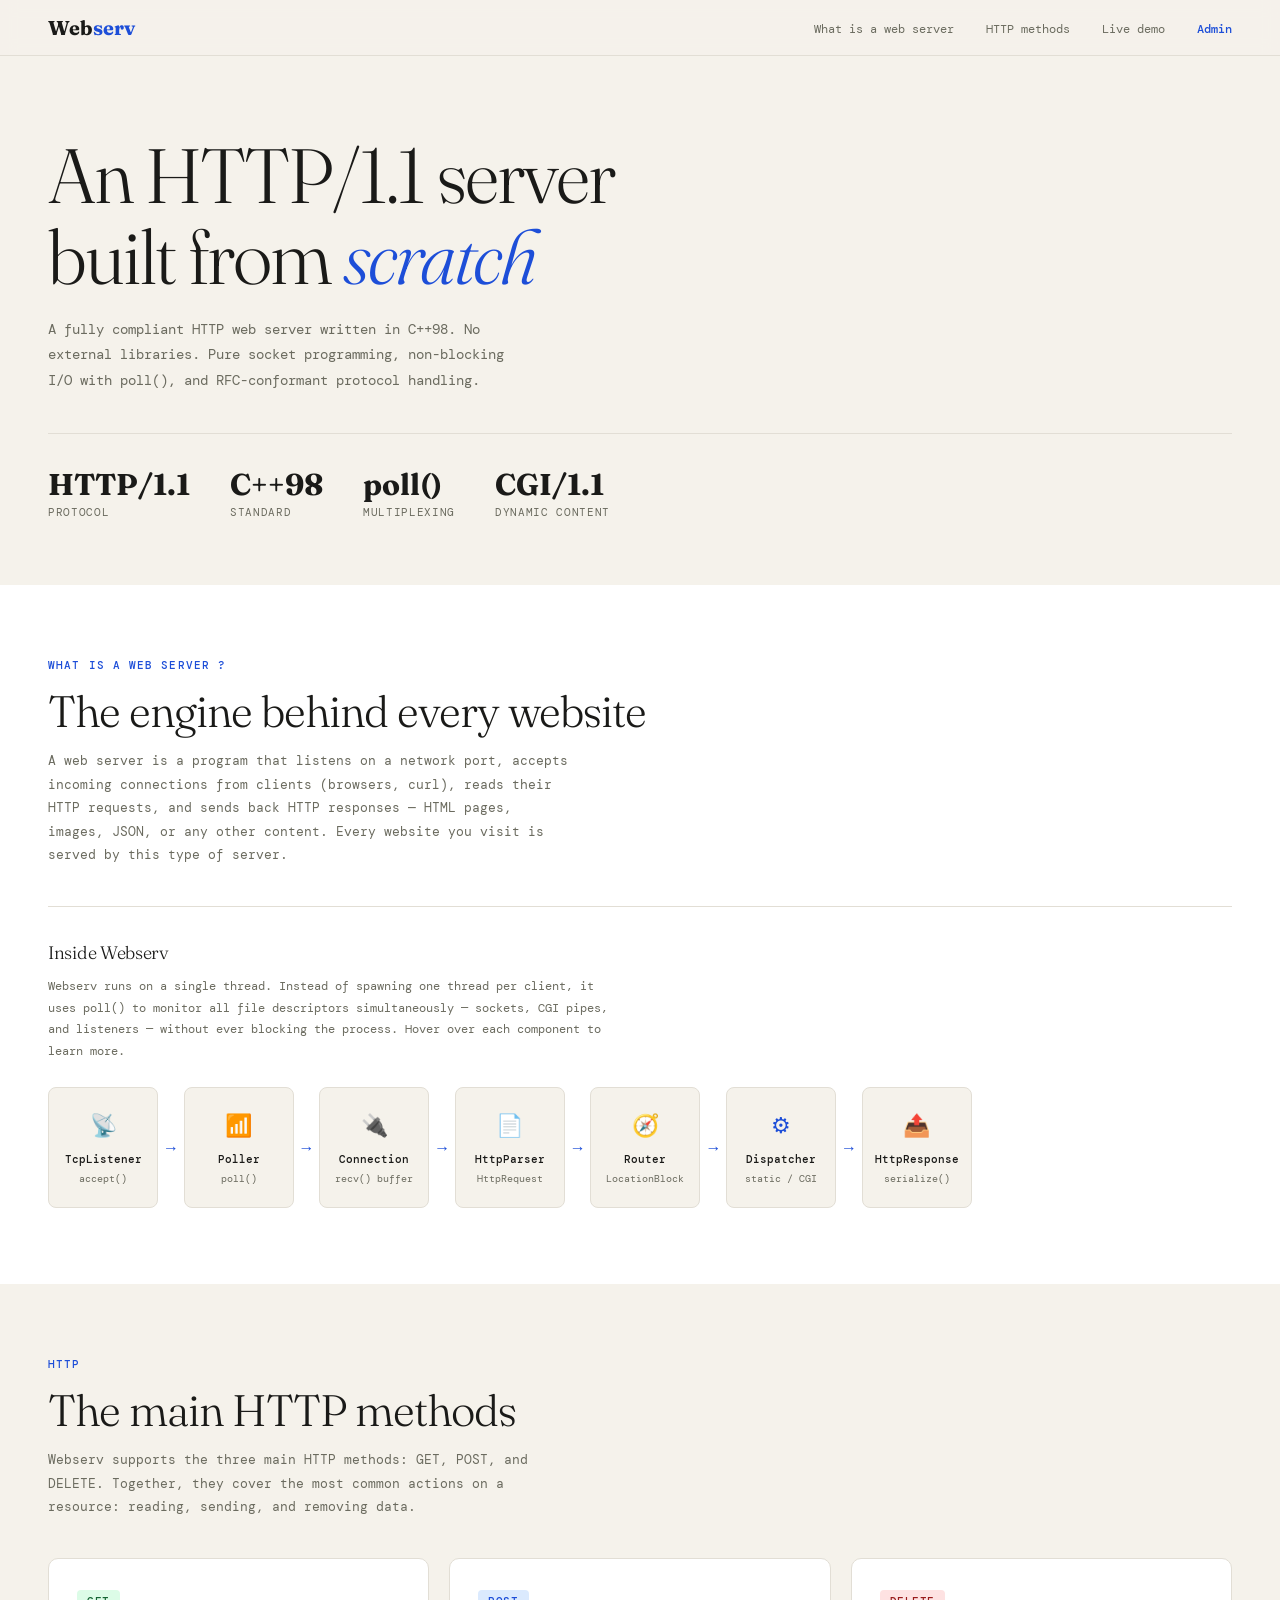
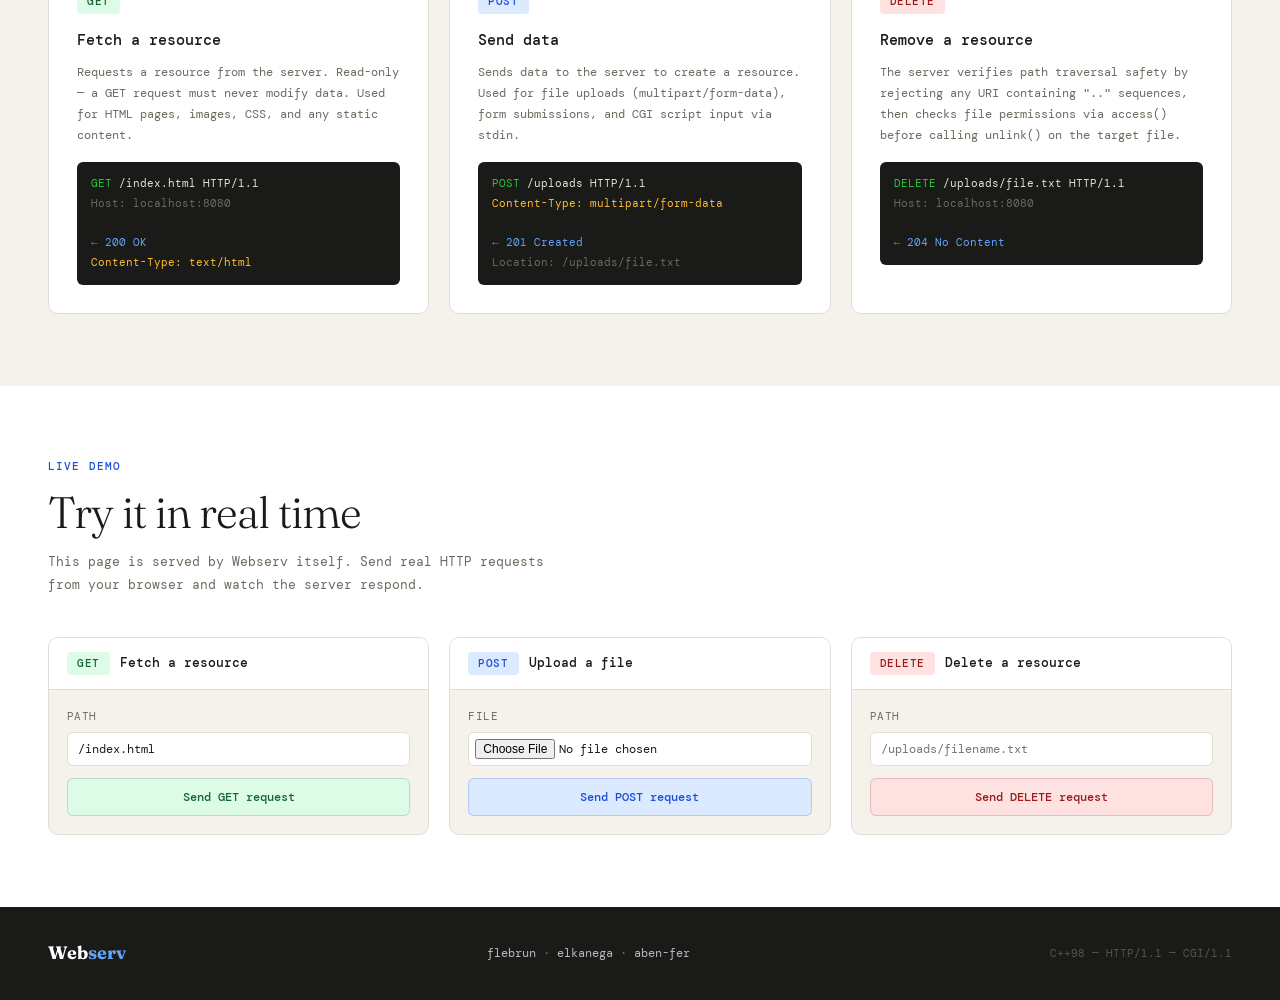
<file: www/public/index.html>
<!DOCTYPE html>
<html lang="en">

<head>
	<meta charset="UTF-8">
	<meta name="viewport" content="width=device-width, initial-scale=1.0">
	<title>Webserv — HTTP/1.1 Server in C++98</title>
	<link rel="stylesheet" href="style.css">
</head>

<body>

	<nav>
		<a class="nav-logo" href="#">Web<span>serv</span></a>
		<ul class="nav-links">
			<li><a href="#what">What is a web server</a></li>
			<li><a href="#methods">HTTP methods</a></li>
			<li><a href="#demo">Live demo</a></li>
			<li><a href="#" class="nav-admin-link" onclick="openLoginModal(event)">Admin</a></li>
			</li>
		</ul>
	</nav>

	<section class="hero">
		<h1>An HTTP/1.1 server<br>built from <em>scratch</em></h1>
		<p class="hero-sub">
			A fully compliant HTTP web server written in C++98.
			No external libraries. Pure socket programming,
			non-blocking I/O with poll(), and RFC-conformant protocol handling.
		</p>
		<div class="hero-stats">
			<div>
				<div class="stat-val">HTTP/1.1</div>
				<div class="stat-label">Protocol</div>
			</div>
			<div>
				<div class="stat-val">C++98</div>
				<div class="stat-label">Standard</div>
			</div>
			<div>
				<div class="stat-val">poll()</div>
				<div class="stat-label">Multiplexing</div>
			</div>
			<div>
				<div class="stat-val">CGI/1.1</div>
				<div class="stat-label">Dynamic content</div>
			</div>
		</div>
	</section>

	<section class="surface" id="what">
		<div class="section-tag">What is a web server ?</div>
		<h2 class="section-title">The engine behind every website</h2>
		<p class="section-sub">
			A web server is a program that listens on a network port, accepts
			incoming connections from clients (browsers, curl), reads their HTTP
			requests, and sends back HTTP responses &mdash; HTML pages, images, JSON,
			or any other content. Every website you visit is served by this type of server.
		</p>

		<div class="flow-section-label">Inside Webserv</div>
		<p class="flow-section-sub">
			Webserv runs on a single thread. Instead of spawning one thread per client,
			it uses poll() to monitor all file descriptors simultaneously &mdash;
			sockets, CGI pipes, and listeners &mdash; without ever blocking the process.
			Hover over each component to learn more.
		</p>

		<div class="flow">

			<div class="flow-node has-tooltip">
				<div class="flow-node-icon">&#128225;</div>
				<div class="flow-node-name">TcpListener</div>
				<div class="flow-node-sub">accept()</div>
				<div class="tooltip">
					Opens the server port via socket(), bind(), listen().
					Calls accept() for each new client and returns their fd.
				</div>
			</div>
			<div class="flow-arrow">&#8594;</div>

			<div class="flow-node has-tooltip">
				<div class="flow-node-icon">&#128246;</div>
				<div class="flow-node-name">Poller</div>
				<div class="flow-node-sub">poll()</div>
				<div class="tooltip">
					Watches all file descriptors simultaneously using poll().
					Never blocks — notifies when a fd is ready to read or write.
				</div>
			</div>
			<div class="flow-arrow">&#8594;</div>

			<div class="flow-node has-tooltip">
				<div class="flow-node-icon">&#128268;</div>
				<div class="flow-node-name">Connection</div>
				<div class="flow-node-sub">recv() buffer</div>
				<div class="tooltip">
					Stores the full state of one client: read buffer, write buffer,
					and current phase (reading, processing, writing, closing).
				</div>
			</div>
			<div class="flow-arrow">&#8594;</div>

			<div class="flow-node has-tooltip">
				<div class="flow-node-icon">&#128196;</div>
				<div class="flow-node-name">HttpParser</div>
				<div class="flow-node-sub">HttpRequest</div>
				<div class="tooltip">
					Parses raw bytes into a structured HttpRequest object.
					Handles partial recv() — data may arrive in multiple chunks.
				</div>
			</div>
			<div class="flow-arrow">&#8594;</div>

			<div class="flow-node has-tooltip">
				<div class="flow-node-icon">&#129517;</div>
				<div class="flow-node-name">Router</div>
				<div class="flow-node-sub">LocationBlock</div>
				<div class="tooltip">
					Matches the request URI to the best LocationBlock using
					Longest Prefix Matching from the server configuration.
				</div>
			</div>
			<div class="flow-arrow">&#8594;</div>

			<div class="flow-node has-tooltip">
				<div class="flow-node-icon">&#9881;</div>
				<div class="flow-node-name">Dispatcher</div>
				<div class="flow-node-sub">static / CGI</div>
				<div class="tooltip">
					Identifies the resource type (static file, directory, CGI script)
					and dispatches to the appropriate handler.
				</div>
			</div>
			<div class="flow-arrow">&#8594;</div>

			<div class="flow-node has-tooltip">
				<div class="flow-node-icon">&#128228;</div>
				<div class="flow-node-name">HttpResponse</div>
				<div class="flow-node-sub">serialize()</div>
				<div class="tooltip">
					Assembles the final HTTP response and serializes it into
					raw bytes ready to be sent back to the client via send().
				</div>
			</div>

		</div>
	</section>

	<section id="methods">
		<div class="section-tag">HTTP</div>
		<h2 class="section-title">The main HTTP methods</h2>
		<p class="section-sub">
			Webserv supports the three main HTTP methods: GET, POST, and DELETE.
			Together, they cover the most common actions on a resource: reading,
			sending, and removing data.
		</p>
		<div class="methods-grid">
			<div class="method-card">
				<span class="method-badge badge-get">GET</span>
				<div class="method-title">Fetch a resource</div>
				<div class="method-desc">
					Requests a resource from the server. Read-only — a GET request
					must never modify data. Used for HTML pages, images, CSS, and
					any static content.
				</div>
				<div class="code-block">
					<span class="c-green">GET</span> /index.html HTTP/1.1<br>
					<span class="c-muted">Host: localhost:8080</span><br>
					<br>
					<span class="c-blue">&larr; 200 OK</span><br>
					<span class="c-yellow">Content-Type: text/html</span>
				</div>
			</div>
			<div class="method-card">
				<span class="method-badge badge-post">POST</span>
				<div class="method-title">Send data</div>
				<div class="method-desc">
					Sends data to the server to create a resource. Used for file
					uploads (multipart/form-data), form submissions, and CGI script
					input via stdin.
				</div>
				<div class="code-block">
					<span class="c-green">POST</span> /uploads HTTP/1.1<br>
					<span class="c-yellow">Content-Type: multipart/form-data</span><br>
					<br>
					<span class="c-blue">&larr; 201 Created</span><br>
					<span class="c-muted">Location: /uploads/file.txt</span>
				</div>
			</div>
			<div class="method-card">
				<span class="method-badge badge-delete">DELETE</span>
				<div class="method-title">Remove a resource</div>
				<div class="method-desc">
					The server verifies path traversal safety by rejecting any URI containing ".."
					sequences, then checks file permissions via access() before calling unlink()
					on the target file.
				</div>
				<div class="code-block">
					<span class="c-green">DELETE</span> /uploads/file.txt HTTP/1.1<br>
					<span class="c-muted">Host: localhost:8080</span><br>
					<br>
					<span class="c-blue">&larr; 204 No Content</span>
				</div>
			</div>
		</div>
	</section>

	<section class="surface" id="demo">
		<div class="section-tag">Live demo</div>
		<h2 class="section-title">Try it in real time</h2>
		<p class="section-sub">
			This page is served by Webserv itself. Send real HTTP requests
			from your browser and watch the server respond.
		</p>
		<div class="demo-grid">
			<div class="demo-panel">
				<div class="demo-panel-head">
					<span class="method-badge badge-get" style="margin:0">GET</span>
					<span class="demo-panel-title">Fetch a resource</span>
				</div>
				<div class="demo-panel-body">
					<label class="field-label">Path</label>
					<input type="text" class="field-input" id="get-path" value="/index.html">
					<button class="demo-btn btn-get" id="get-btn" onclick="sendGet()">Send GET request</button>
					<div class="demo-response" id="get-response"></div>
				</div>
			</div>
			<div class="demo-panel">
				<div class="demo-panel-head">
					<span class="method-badge badge-post" style="margin:0">POST</span>
					<span class="demo-panel-title">Upload a file</span>
				</div>
				<div class="demo-panel-body">
					<label class="field-label">File</label>
					<input type="file" class="field-input" id="post-file" style="padding:6px">
					<button class="demo-btn btn-post" id="post-btn" onclick="sendPost()">Send POST request</button>
					<div class="demo-response" id="post-response"></div>
				</div>
			</div>
			<div class="demo-panel">
				<div class="demo-panel-head">
					<span class="method-badge badge-delete" style="margin:0">DELETE</span>
					<span class="demo-panel-title">Delete a resource</span>
				</div>
				<div class="demo-panel-body">
					<label class="field-label">Path</label>
					<input type="text" class="field-input" id="del-path" placeholder="/uploads/filename.txt">
					<button class="demo-btn btn-delete" id="del-btn" onclick="sendDelete()">Send DELETE request</button>
					<div class="demo-response" id="del-response"></div>
				</div>
			</div>
		</div>
	</section>

	<footer>
		<div class="footer-logo">Web<span>serv</span></div>
		<div class="footer-team">
			<span>flebrun</span> &middot; <span>elkanega</span> &middot; <span>aben-fer</span>
		</div>
		<div class="footer-copy"> C++98 &mdash; HTTP/1.1 &mdash; CGI/1.1</div>
	</footer>

	<div class="modal-overlay" id="login-modal" onclick="closeLoginModal()">
		<div class="login-card" onclick="event.stopPropagation()">
			<button class="close-modal-btn" onclick="closeLoginModal()">&times;</button>
			<div class="login-logo">Web<span>serv</span><small>admin</small></div>
			<div class="login-sub">Sign in to access the dashboard</div>

			<div class="login-error" id="login-error-msg">
				Invalid username or password.
			</div>

			<form method="POST" action="/cgi-bin/login.py">
				<label class="login-label">Username</label>
				<input class="login-input" type="text" name="username" value="admin" required autocomplete="username">

				<label class="login-label">Password</label>
				<input class="login-input" type="password" name="password" value="webserv42" required
					autocomplete="current-password">

				<button class="login-btn" type="submit">Sign in</button>
			</form>

			<div class="login-hint">
				To test the session management, just click "Sign in" with the pre-filled credentials.
			</div>
		</div>
	</div>

	<script src="script.js"></script>

</body>

</html>
</file>
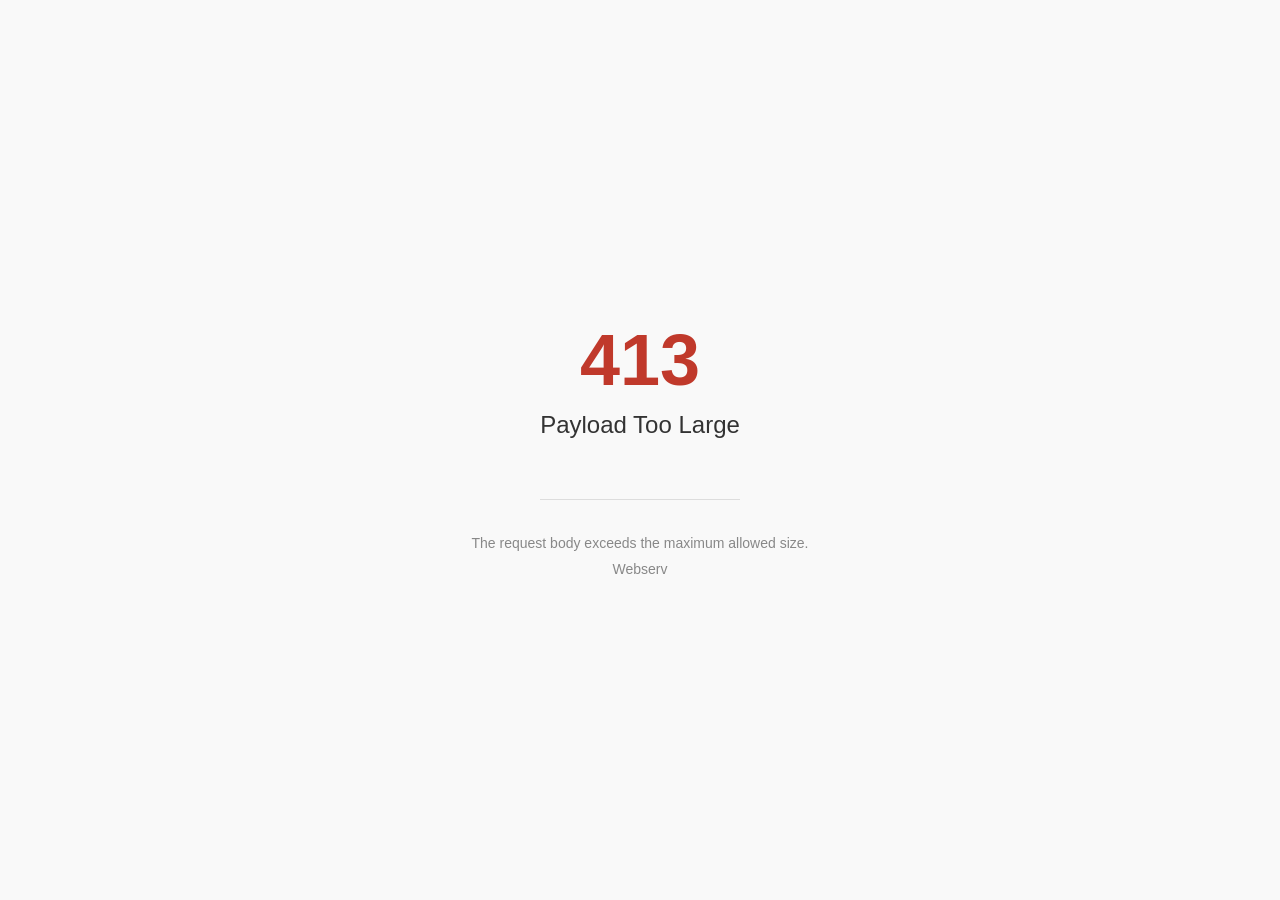
<file: www/errors/413.html>
<!DOCTYPE html>
<html lang="en">

<head>
	<meta charset="UTF-8">
	<title>413 Payload Too Large</title>
	<style>
		body {
			font-family: sans-serif;
			display: flex;
			flex-direction: column;
			justify-content: center;
			align-items: center;
			height: 100vh;
			margin: 0;
			background: #f9f9f9;
			color: #333;
		}

		h1 {
			font-size: 72px;
			margin: 0;
			color: #c0392b;
		}

		h2 {
			font-size: 24px;
			font-weight: normal;
			margin: 10px 0 30px;
		}

		hr {
			border: none;
			border-top: 1px solid #ddd;
			width: 200px;
			margin: 30px auto;
		}

		p {
			color: #888;
			font-size: 14px;
			margin: 5px 0;
		}
	</style>
</head>

<body>
	<h1>413</h1>
	<h2>Payload Too Large</h2>
	<hr>
	<p>The request body exceeds the maximum allowed size.</p>
	<p>Webserv</p>
</body>

</html>
</file>
<file: www/public/style.css>
@import url('https://fonts.googleapis.com/css2?family=DM+Mono:wght=400;500&family=Fraunces:ital,wght=0,300;0,700;1,300&display=swap');

*,
*::before,
*::after {
	box-sizing: border-box;
	margin: 0;
	padding: 0;
}

:root {
	--bg: #f5f2eb;
	--surface: #ffffff;
	--ink: #1a1a18;
	--muted: #6b6b5f;
	--accent: #1d4ed8;
	--accent-lt: #dbeafe;
	--border: #e2ded5;
	--mono: 'DM Mono', monospace;
	--serif: 'Fraunces', Georgia, serif;

	--log-bg: #1a1a18;
	--log-text: #e2e2e0;
	--log-dim: #a3a3a3;
	--log-green: #28c840;
	--log-blue: #60a5fa;
	--log-red: #ff5f57;
	--log-yellow: #febc2e;
}

html {
	scroll-behavior: smooth;
}

body {
	font-family: var(--mono);
	background: var(--bg);
	color: var(--ink);
	line-height: 1.6;
}

/* NAV */
nav {
	position: sticky;
	top: 0;
	z-index: 100;
	display: flex;
	align-items: center;
	justify-content: space-between;
	padding: 0 48px;
	height: 56px;
	background: rgba(245, 242, 235, 0.93);
	backdrop-filter: blur(8px);
	border-bottom: 1px solid var(--border);
	width: 100%
}

.nav-logo {
	font-family: var(--serif);
	font-size: 20px;
	font-weight: 700;
	color: var(--ink);
	text-decoration: none;
	display: inline-flex;
	align-items: baseline;
}

.nav-logo span {
	color: var(--accent);
}

.nav-links {
	display: flex;
	gap: 32px;
	list-style: none;
}

.nav-links a {
	font-size: 12px;
	color: var(--muted);
	text-decoration: none;
	transition: color 0.2s;
}

.nav-links a:hover {
	color: var(--ink);
}

.nav-links .nav-admin-link {
	color: var(--accent);
	font-weight: 500;
}

.nav-links .nav-admin-link:hover {
	color: var(--log-red);
}

/* HERO */
.hero {
	padding: 80px 48px 64px;
}

.hero h1 {
	font-family: var(--serif);
	font-size: clamp(48px, 6vw, 80px);
	font-weight: 300;
	letter-spacing: -2px;
	line-height: 1.05;
	margin-bottom: 20px;
}

.hero h1 em {
	font-style: italic;
	color: var(--accent);
}

.hero-sub {
	font-size: 14px;
	color: var(--muted);
	max-width: 480px;
	margin-bottom: 40px;
	line-height: 1.8;
}

.hero-stats {
	display: flex;
	gap: 40px;
	padding-top: 36px;
	border-top: 1px solid var(--border);
	flex-wrap: wrap;
}

.stat-val {
	font-family: var(--serif);
	font-size: 30px;
	font-weight: 700;
	line-height: 1;
}

.stat-label {
	font-size: 11px;
	color: var(--muted);
	letter-spacing: 0.06em;
	text-transform: uppercase;
	margin-top: 4px;
}

/* SECTIONS */
section {
	padding: 72px 48px;
}

section.surface {
	background: var(--surface);
}

.section-tag {
	font-size: 11px;
	letter-spacing: 0.1em;
	text-transform: uppercase;
	color: var(--accent);
	margin-bottom: 12px;
	font-weight: 500;
}

.section-title {
	font-family: var(--serif);
	font-size: clamp(28px, 3.5vw, 44px);
	font-weight: 300;
	letter-spacing: -1px;
	line-height: 1.1;
	margin-bottom: 14px;
}

.section-sub {
	font-size: 13px;
	color: var(--muted);
	max-width: 520px;
	line-height: 1.8;
	margin-bottom: 40px;
}

/* FLOW */
.flow {
	display: flex;
	align-items: center;
	overflow-x: auto;
	gap: 0;
	padding-bottom: 4px;
	overflow: visible;
}

.flow-node {
	display: flex;
	flex-direction: column;
	align-items: center;
	text-align: center;
	min-width: 110px;
	padding: 20px 12px;
	background: var(--bg);
	border: 1px solid var(--border);
	border-radius: 8px;
	flex-shrink: 0;
	transition: border-color 0.2s, transform 0.2s;
}

.flow-node-icon {
	font-size: 22px;
	color: var(--accent);
	margin-bottom: 8px;
}

.flow-node-name {
	font-size: 11px;
	font-weight: 500;
	color: var(--ink);
}

.flow-node-sub {
	font-size: 10px;
	color: var(--muted);
	margin-top: 3px;
}

.flow-arrow {
	color: var(--accent);
	font-size: 16px;
	padding: 0 8px;
	flex-shrink: 0;
}

/* FLOW SECTION LABEL */
.flow-section-label {
	font-family: var(--serif);
	font-size: 18px;
	font-weight: 300;
	letter-spacing: -0.3px;
	color: var(--ink);
	margin-bottom: 8px;
	margin-top: 40px;
	padding-top: 32px;
	border-top: 1px solid var(--border);
}

.flow-section-sub {
	font-size: 12px;
	color: var(--muted);
	max-width: 560px;
	line-height: 1.8;
	margin-bottom: 24px;
}

/* TOOLTIPS */
.has-tooltip {
	position: relative;
	cursor: default;
}

.has-tooltip:hover {
	border-color: var(--accent);
	transform: translateY(-2px);
}

.tooltip {
	display: none;
	position: absolute;
	bottom: calc(100% + 12px);
	left: 50%;
	transform: translateX(-50%);
	width: 220px;
	background: var(--ink);
	color: rgba(255, 255, 255, 0.85);
	font-size: 11px;
	line-height: 1.7;
	padding: 10px 13px;
	border-radius: 8px;
	z-index: 50;
	pointer-events: none;
	text-align: left;
	box-shadow: 0 4px 16px rgba(0, 0, 0, 0.18);
}

.tooltip::after {
	content: '';
	position: absolute;
	top: 100%;
	left: 50%;
	transform: translateX(-50%);
	border: 5px solid transparent;
	border-top-color: var(--ink);
}

.has-tooltip:hover .tooltip {
	display: block;
}

/* METHODS */
.methods-grid {
	display: grid;
	grid-template-columns: repeat(3, 1fr);
	gap: 20px;
}

.method-card {
	background: var(--surface);
	border: 1px solid var(--border);
	border-radius: 10px;
	padding: 28px;
	transition: border-color 0.2s, transform 0.2s;
}

.method-card:hover {
	border-color: rgba(29, 78, 216, 0.3);
	transform: translateY(-2px);
}

.method-badge {
	display: inline-block;
	font-size: 11px;
	font-weight: 500;
	padding: 3px 10px;
	border-radius: 4px;
	margin-bottom: 14px;
	letter-spacing: 0.05em;
}

.badge-get {
	background: #dcfce7;
	color: #166534;
}

.badge-post {
	background: var(--accent-lt);
	color: var(--accent);
}

.badge-delete {
	background: #fee2e2;
	color: #991b1b;
}

.method-title {
	font-size: 15px;
	font-weight: 500;
	margin-bottom: 10px;
}

.method-desc {
	font-size: 12px;
	color: var(--muted);
	line-height: 1.75;
	margin-bottom: 16px;
}

.code-block {
	background: #1a1a18;
	border-radius: 6px;
	padding: 12px 14px;
	font-size: 11px;
	color: #e2e2e0;
	font-family: var(--mono);
	line-height: 1.8;
}

.code-block .c-green {
	color: #28c840;
}

.code-block .c-blue {
	color: #60a5fa;
}

.code-block .c-yellow {
	color: #febc2e;
}

.code-block .c-muted {
	color: #6b6b5f;
}

/* DEMO */
.demo-grid {
	display: grid;
	grid-template-columns: repeat(3, 1fr);
	gap: 20px;
}

.demo-panel {
	background: var(--bg);
	border: 1px solid var(--border);
	border-radius: 10px;
	overflow: hidden;
}

.demo-panel-head {
	display: flex;
	align-items: center;
	gap: 10px;
	padding: 14px 18px;
	border-bottom: 1px solid var(--border);
	background: var(--surface);
}

.demo-panel-title {
	font-size: 13px;
	font-weight: 500;
}

.demo-panel-body {
	padding: 18px;
}

.field-label {
	display: block;
	font-size: 11px;
	color: var(--muted);
	letter-spacing: 0.04em;
	text-transform: uppercase;
	margin-bottom: 6px;
}

.field-input {
	width: 100%;
	font-family: var(--mono);
	font-size: 12px;
	padding: 8px 10px;
	border: 1px solid var(--border);
	border-radius: 6px;
	background: var(--surface);
	color: var(--ink);
	margin-bottom: 12px;
	outline: none;
	transition: border-color 0.2s;
}

.field-input:focus {
	border-color: var(--accent);
}

.demo-btn {
	width: 100%;
	padding: 10px;
	border-radius: 6px;
	font-family: var(--mono);
	font-size: 12px;
	font-weight: 500;
	cursor: pointer;
	border: 1px solid;
	transition: all 0.15s;
}

.demo-btn:hover {
	opacity: 0.85;
}

.btn-get {
	background: #dcfce7;
	color: #166534;
	border-color: rgba(22, 101, 52, 0.2);
}

.btn-post {
	background: var(--accent-lt);
	color: var(--accent);
	border-color: rgba(29, 78, 216, 0.2);
}

.btn-delete {
	background: #fee2e2;
	color: #991b1b;
	border-color: rgba(153, 27, 27, 0.2);
}

.demo-response {
	display: none;
	margin-top: 12px;
	background: var(--log-bg);
	border-radius: 6px;
	padding: 14px;
	font-size: 11px;
	color: var(--log-text);
	font-family: var(--mono);
	line-height: 1.8;
	white-space: pre-wrap;
	word-break: break-all;
}

.demo-response.visible {
	display: block;
}

.demo-response .r-ok {
	color: var(--log-green);
	font-weight: 500;
}

.demo-response .r-err {
	color: var(--log-red);
	font-weight: 500;
}

.demo-response .r-info {
	color: var(--log-blue);
}

/* FOOTER */
footer {
	background: var(--ink);
	padding: 32px 48px;
	display: flex;
	align-items: center;
	justify-content: space-between;
	flex-wrap: wrap;
	gap: 16px;
	width: 100%
}

.footer-logo {
	font-family: var(--serif);
	font-size: 18px;
	font-weight: 700;
	color: var(--surface);
}

.footer-logo span {
	color: var(--log-blue);
}

.footer-team {
	font-size: 12px;
	color: rgba(255, 255, 255, 0.4);
}

.footer-team span {
	color: rgba(255, 255, 255, 0.7);
}

.footer-copy {
	font-size: 11px;
	color: rgba(255, 255, 255, 0.25);
}

/* MODAL */
.modal-overlay {
	position: fixed;
	top: 0;
	left: 0;
	width: 100%;
	height: 100%;
	background: rgba(26, 26, 24, 0.4);
	backdrop-filter: blur(4px);
	z-index: 1000;
	display: none;
	align-items: center;
	justify-content: center;
	opacity: 0;
	transition: opacity 0.2s ease;
}

.modal-overlay.show {
	display: flex;
	opacity: 1;
}

.login-card {
	background: var(--surface);
	border: 1px solid var(--border);
	border-radius: 12px;
	padding: 36px 40px;
	width: 100%;
	max-width: 360px;
	position: relative;
	box-shadow: 0 10px 30px rgba(0, 0, 0, 0.08);
}

.close-modal-btn {
	position: absolute;
	top: 14px;
	right: 18px;
	background: none;
	border: none;
	font-size: 22px;
	color: var(--muted);
	cursor: pointer;
}

.close-modal-btn:hover {
	color: var(--ink);
}

.login-logo {
	font-family: var(--serif);
	font-size: 24px;
	font-weight: 700;
	margin-bottom: 2px;
}

.login-logo span {
	color: var(--accent);
}

.login-logo small {
	font-family: var(--mono);
	font-size: 11px;
	font-weight: 400;
	color: var(--muted);
	margin-left: 4px;
}

.login-sub {
	font-size: 11px;
	color: var(--muted);
	margin-bottom: 24px;
}

.login-label {
	display: block;
	font-size: 10px;
	color: var(--muted);
	letter-spacing: 0.04em;
	text-transform: uppercase;
	margin-bottom: 6px;
}

.login-input {
	width: 100%;
	font-family: var(--mono);
	font-size: 13px;
	padding: 10px 12px;
	border: 1px solid var(--border);
	border-radius: 6px;
	background: var(--bg);
	color: var(--ink);
	margin-bottom: 16px;
	outline: none;
	transition: border-color 0.2s;
	box-sizing: border-box;
}

.login-input:focus {
	border-color: var(--accent);
}

.login-btn {
	width: 100%;
	padding: 11px;
	background: var(--ink);
	color: #fff;
	border: none;
	border-radius: 6px;
	font-family: var(--mono);
	font-size: 12px;
	font-weight: 500;
	cursor: pointer;
	transition: background 0.2s;
	margin-top: 4px;
}

.login-btn:hover {
	background: #2d2d2a;
}

.login-error {
	display: none;
	font-size: 11px;
	color: #991b1b;
	background: #fee2e2;
	border: 1px solid rgba(153, 27, 27, 0.2);
	border-radius: 6px;
	padding: 8px 12px;
	margin-bottom: 16px;
}

.login-error.show {
	display: block;
}

.login-hint {
	margin-top: 20px;
	padding-top: 16px;
	border-top: 1px solid var(--border);
	font-size: 10px;
	color: var(--muted);
}

.login-hint code {
	background: var(--bg);
	padding: 2px 4px;
	border-radius: 4px;
}

/* RESPONSIVE */
@media (max-width: 768px) {
	nav {
		padding: 0 24px;
	}

	.nav-links {
		display: none;
	}

	.hero {
		padding: 80px 24px 48px;
	}

	section {
		padding: 48px 24px;
	}

	.methods-grid {
		grid-template-columns: 1fr;
	}

	.demo-grid {
		grid-template-columns: 1fr;
	}

	footer {
		padding: 24px;
		flex-direction: column;
		text-align: center;
	}
}
</file>
